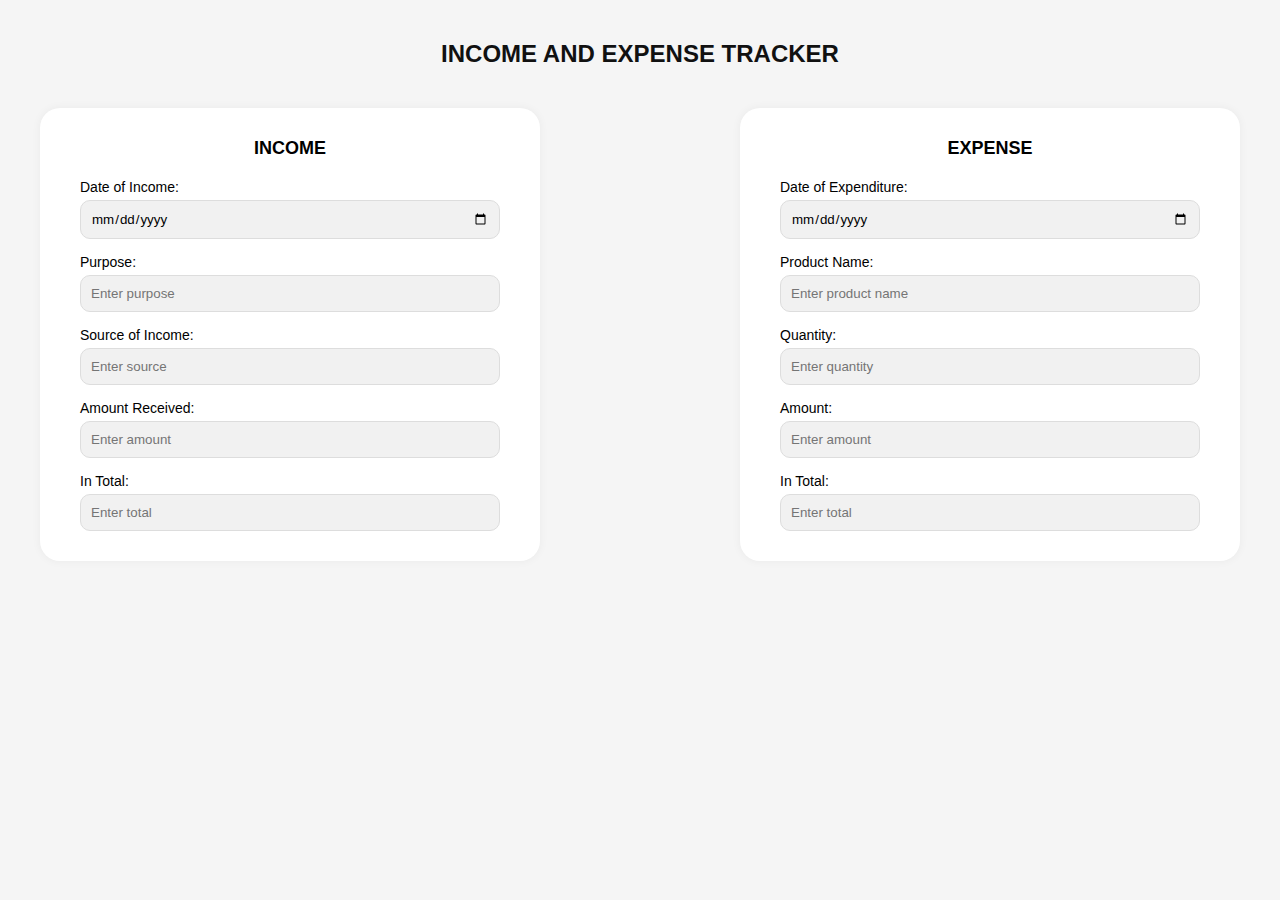
<file: INCOME AND EXPENSE TRACKER/INDEX.html>
<!DOCTYPE html>
<html lang="en">
<head>
  <meta charset="UTF-8" />
  <meta name="viewport" content="width=device-width, initial-scale=1.0"/>
  <title>Income and Expense Tracker</title>
  <link rel="stylesheet" href="style.css" />
  <script defer src="script.js"></script>
</head>
<body>
  <div class="container">
    <h1>INCOME AND EXPENSE TRACKER</h1>
    <div class="tracker">
      <!-- Income Section -->
      <div class="card">
        <h2>INCOME</h2>
        <form>
          <label>Date of Income:</label>
          <input type="date" />

          <label>Purpose:</label>
          <input type="text" placeholder="Enter purpose" />

          <label>Source of Income:</label>
          <input type="text" placeholder="Enter source" />

          <label>Amount Received:</label>
          <input type="number" id="amount-received" placeholder="Enter amount" />

          <label>In Total:</label>
          <input type="number" id="income-total" placeholder="Enter total" readonly />
        </form>
      </div>

      <!-- Divider -->
      <div class="divider"></div>

      <!-- Expense Section -->
      <div class="card">
        <h2>EXPENSE</h2>
        <form>
          <label>Date of Expenditure:</label>
          <input type="date" />

          <label>Product Name:</label>
          <input type="text" placeholder="Enter product name" />

          <label>Quantity:</label>
          <input type="number" id="quantity" placeholder="Enter quantity" />

          <label>Amount:</label>
          <input type="number" id="expense-amount" placeholder="Enter amount" />

          <label>In Total:</label>
          <input type="number" id="expense-total" placeholder="Enter total" readonly />
        </form>
      </div>
    </div>
  </div>
</body>
</html>
</file>
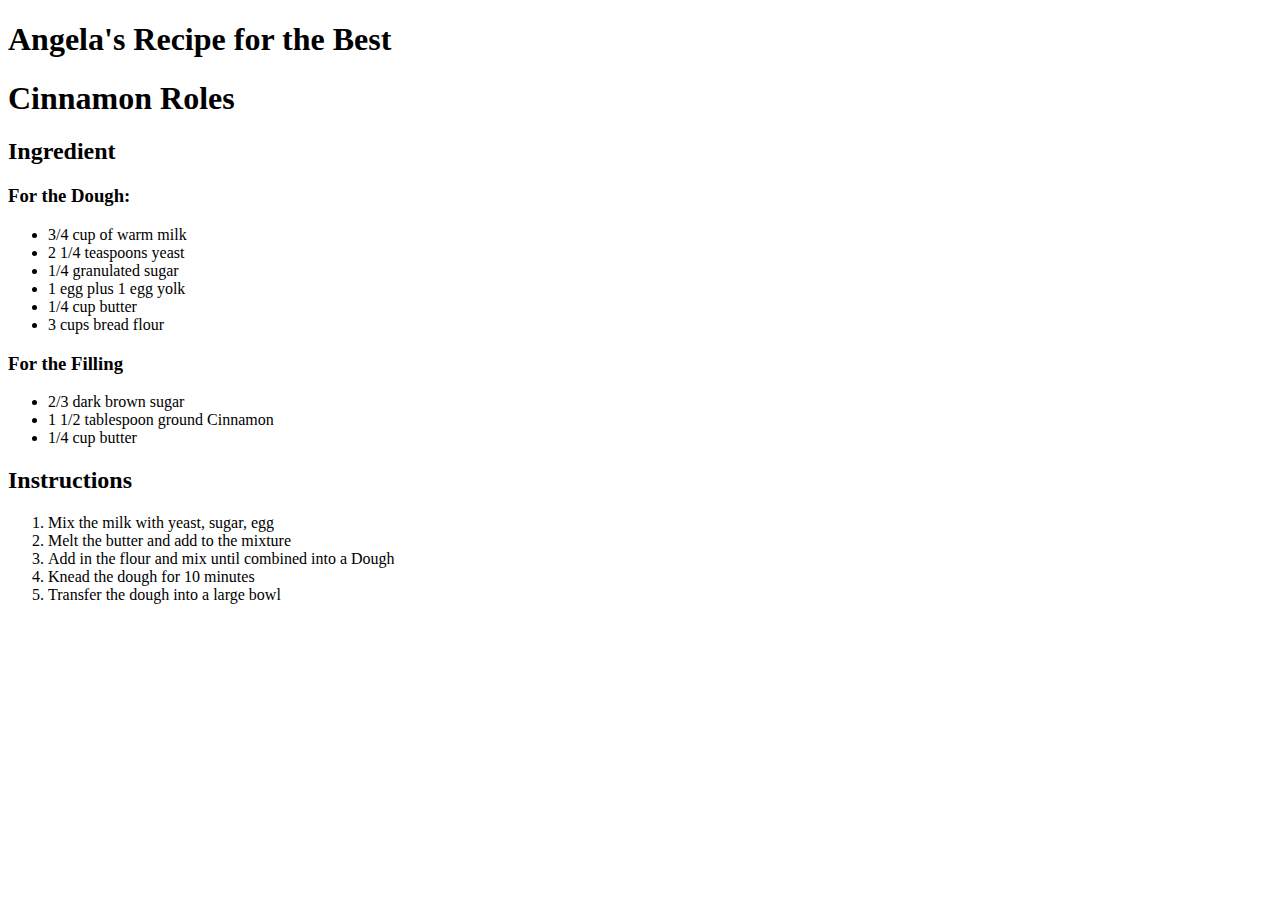
<file: list exercise.html>
<!DOCTYPE html>
<html lang="en">
<head>
    <meta charset="UTF-8">
    <meta name="viewport" content="width=device-width, initial-scale=1.0">
    <title>Document</title>
</head>
<body>
    <h1>Angela's Recipe for the Best</h1>
    <h1>Cinnamon Roles</h1>
    <h2>Ingredient</h2>
    <h3>For the Dough: </h3>
    <ul>
        <li> 3/4 cup of warm milk</li>
        <li> 2 1/4 teaspoons yeast </li>
        <li> 1/4 granulated sugar </li>
        <li> 1 egg plus 1 egg yolk</li>
        <li> 1/4 cup butter</li>
        <li> 3 cups bread flour </li>
    </ul>
    <h3> For the Filling </h3>
    <ul>
        <li>2/3 dark brown sugar</li>
        <li>1 1/2 tablespoon ground Cinnamon</li>
        <li>1/4 cup butter</li>
    </ul>
    <h2>Instructions</h2>
    <ol>
        <li>Mix the milk with yeast, sugar, egg</li>
        <li>Melt the butter and add to the mixture</li>
        <li>Add in the flour and mix until combined into a Dough</li>
        <li>Knead the dough for 10 minutes </li>
        <li>Transfer the dough into a large bowl</li>
    </ol>
</body>
</html>
</file>
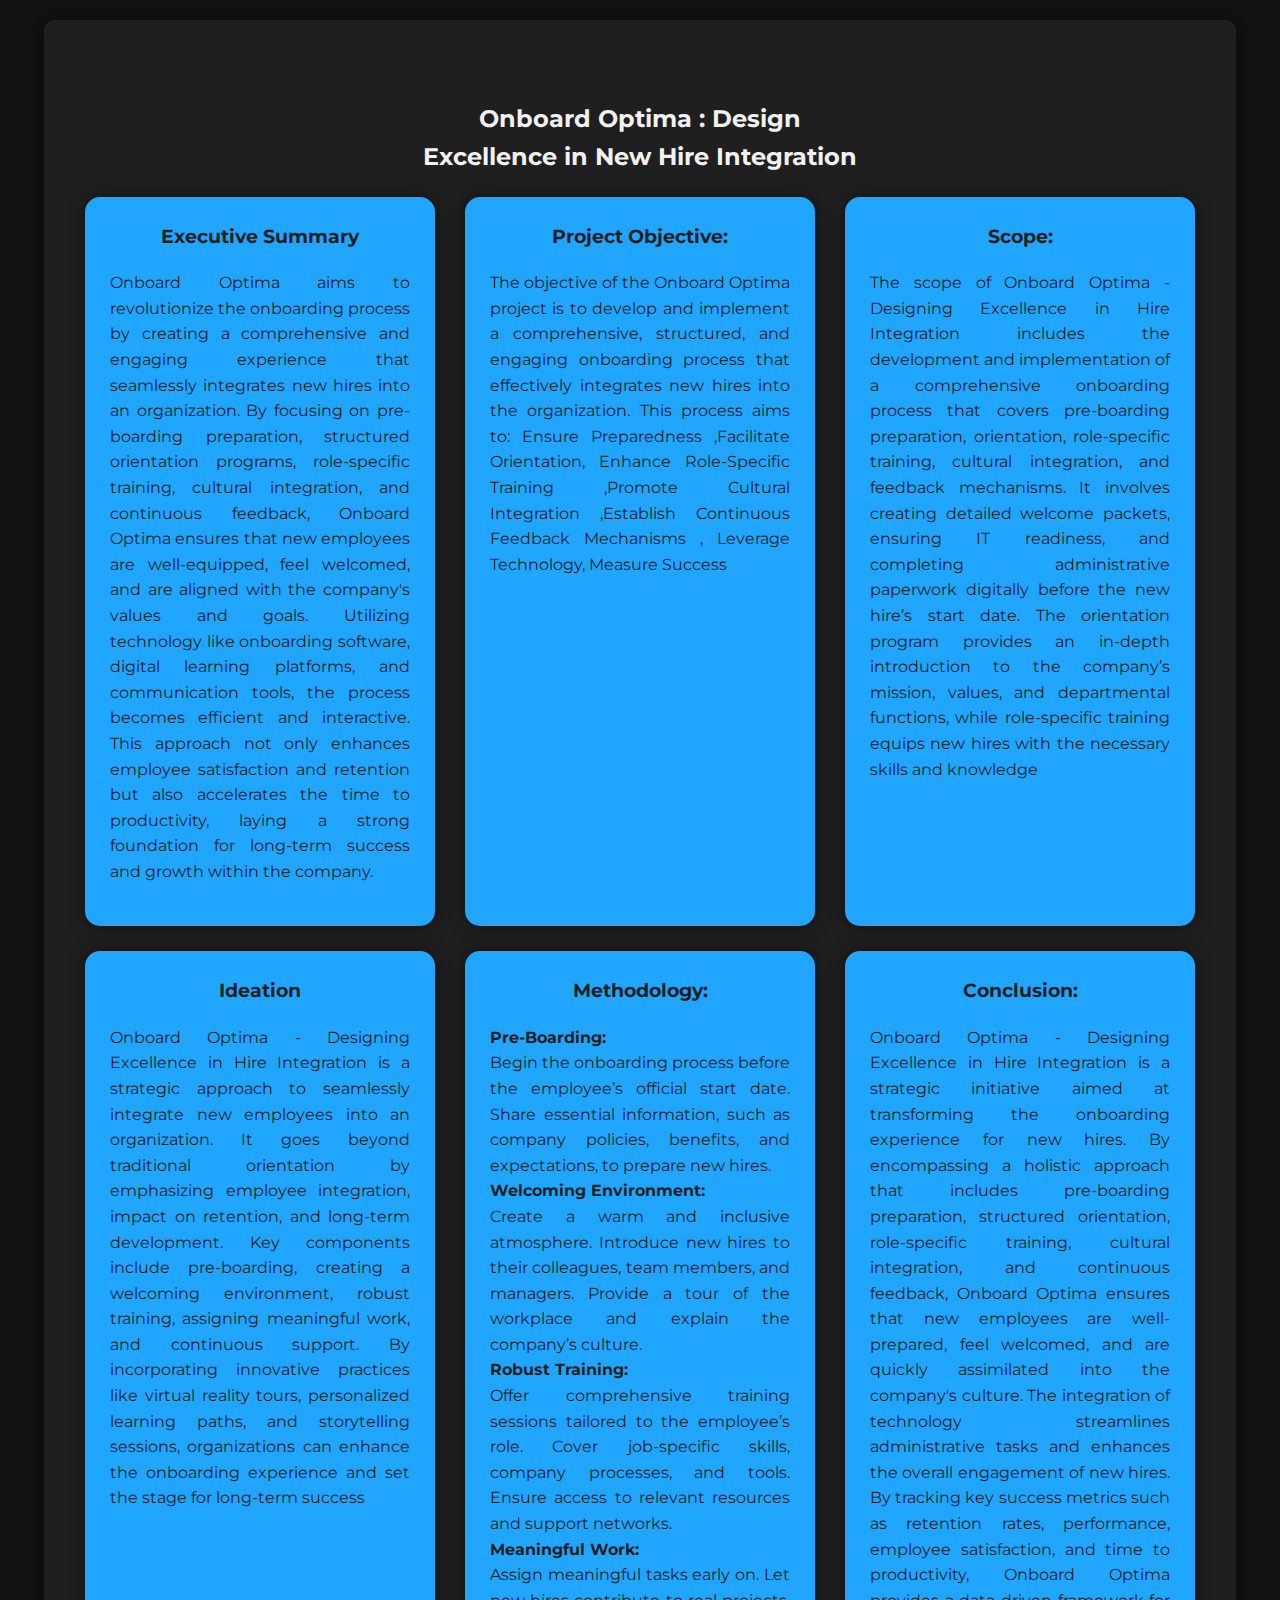
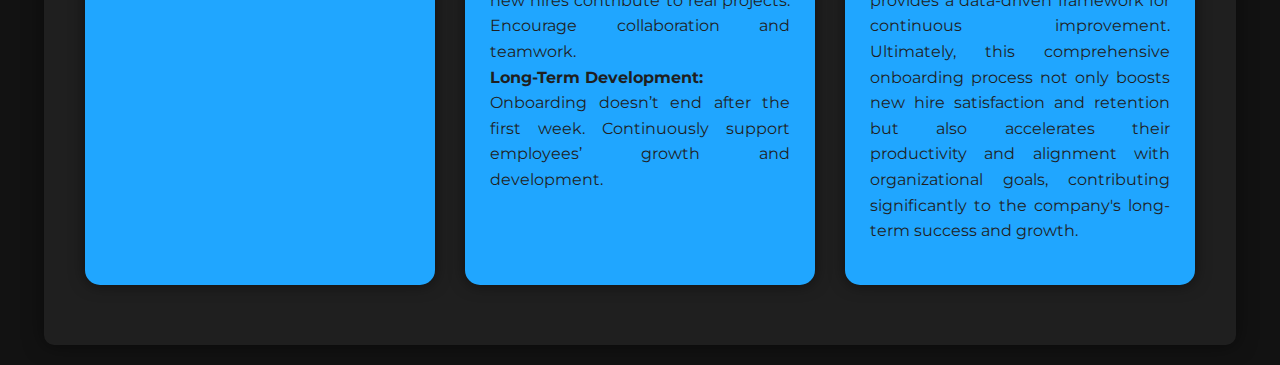
<file: shreeganth.html>
<!DOCTYPE html>
<html>
<head>
    <title>shreeganth...</title>
    <link rel="stylesheet" href="styles.css">
</head>
<body>
    <section id="skills">
        <h2>Onboard Optima : Design<br>Excellence in New Hire Integration</h2>
        <div class="content">
            <div class="category">
                <h3>Executive Summary</h3>
                <p>Onboard Optima aims to revolutionize the onboarding process by creating a comprehensive and engaging experience that seamlessly integrates new hires into an organization. By focusing on pre-boarding preparation, structured orientation programs, role-specific training, cultural integration, and continuous feedback, Onboard Optima ensures that new employees are well-equipped, feel welcomed, and are aligned with the company's values and goals. Utilizing technology like onboarding software, digital learning platforms, and communication tools, the process becomes efficient and interactive. This approach not only enhances employee satisfaction and retention but also accelerates the time to productivity, laying a strong foundation for long-term success and growth within the company.</p>
            </div>
            <div class="category">
                <h3>Project Objective:</h3>
                <p>The objective of the Onboard Optima project is to develop and implement a comprehensive, structured, and engaging onboarding process that effectively integrates new hires into the organization. This process aims to:
                    Ensure Preparedness ,Facilitate Orientation, Enhance Role-Specific Training ,Promote Cultural Integration ,Establish Continuous Feedback Mechanisms , Leverage Technology, Measure Success</p>
            </div>
            <div class="category">
                <h3>Scope:</h3>
                <p>The scope of Onboard Optima - Designing Excellence in Hire Integration includes the development and implementation of a comprehensive onboarding process that covers pre-boarding preparation, orientation, role-specific training, cultural integration, and feedback mechanisms. It involves creating detailed welcome packets, ensuring IT readiness, and completing administrative paperwork digitally before the new hire’s start date. The orientation program provides an in-depth introduction to the company’s mission, values, and departmental functions, while role-specific training equips new hires with the necessary skills and knowledge</p>
            </div>
        </div>
        <br>
        <div class="content">
            <div class="category">
                <h3>Ideation</h3>
                <p>Onboard Optima - Designing Excellence in Hire Integration is a strategic approach to seamlessly integrate new employees into an organization. It goes beyond traditional orientation by emphasizing employee integration, impact on retention, and long-term development. Key components include pre-boarding, creating a welcoming environment, robust training, assigning meaningful work, and continuous support. By incorporating innovative practices like virtual reality tours, personalized learning paths, and storytelling sessions, organizations can enhance the onboarding experience and set the stage for long-term success</p>
            </div>
            <div class="category">
                <h3>Methodology:</h3>
                <p> <b>Pre-Boarding:</b><br>
                         Begin the onboarding process before the employee’s official start date.
                         Share essential information, such as company policies, benefits, and expectations, to prepare new hires.
                    <br>
                <b>Welcoming Environment:</b><br>
                         Create a warm and inclusive atmosphere.
                         Introduce new hires to their colleagues, team members, and managers.
                         Provide a tour of the workplace and explain the company’s culture.
                    <br>
                <b> Robust Training:</b><br>
                         Offer comprehensive training sessions tailored to the employee’s role.
                         Cover job-specific skills, company processes, and tools.
                         Ensure access to relevant resources and support networks.
                    <br>
                   
                <b> Meaningful Work:</b><br>
                            Assign meaningful tasks early on.
                         Let new hires contribute to real projects.
                         Encourage collaboration and teamwork.
                    <br>
                <b>  Long-Term Development:</b><br>
                        Onboarding doesn’t end after the first week.
                        Continuously support employees’ growth and development.</p>
            </div>
            <div class="category">
                <h3>Conclusion:</h3>
                <p>Onboard Optima - Designing Excellence in Hire Integration is a strategic initiative aimed at transforming the onboarding experience for new hires. By encompassing a holistic approach that includes pre-boarding preparation, structured orientation, role-specific training, cultural integration, and continuous feedback, Onboard Optima ensures that new employees are well-prepared, feel welcomed, and are quickly assimilated into the company's culture. The integration of technology streamlines administrative tasks and enhances the overall engagement of new hires. By tracking key success metrics such as retention rates, performance, employee satisfaction, and time to productivity, Onboard Optima provides a data-driven framework for continuous improvement. Ultimately, this comprehensive onboarding process not only boosts new hire satisfaction and retention but also accelerates their productivity and alignment with organizational goals, contributing significantly to the company's long-term success and growth.</p>
            </div>
        </div>
    </section>
</body>
</html>
</file>
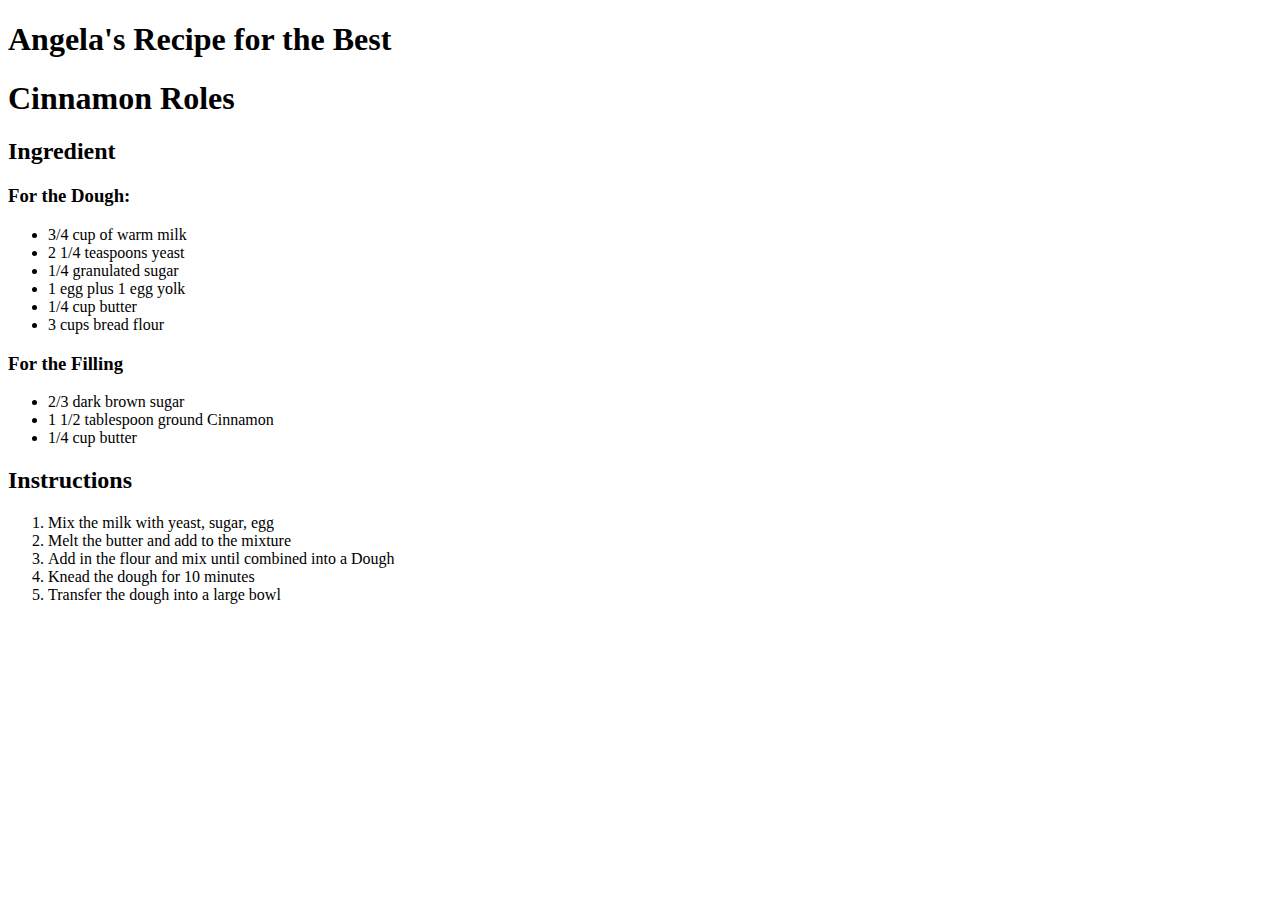
<file: Onboard Optima/list exercise.html>
<!DOCTYPE html>
<html lang="en">
<head>
    <meta charset="UTF-8">
    <meta name="viewport" content="width=device-width, initial-scale=1.0">
    <title>List Exercise</title>
</head>
<body>
    <h1>Angela's Recipe for the Best</h1>
    <h1>Cinnamon Roles</h1>
    <h2>Ingredient</h2>
    <h3>For the Dough: </h3>
    <ul>
        <li> 3/4 cup of warm milk</li>
        <li> 2 1/4 teaspoons yeast </li>
        <li> 1/4 granulated sugar </li>
        <li> 1 egg plus 1 egg yolk</li>
        <li> 1/4 cup butter</li>
        <li> 3 cups bread flour </li>
    </ul>
    <h3> For the Filling </h3>
    <ul>
        <li>2/3 dark brown sugar</li>
        <li>1 1/2 tablespoon ground Cinnamon</li>
        <li>1/4 cup butter</li>
    </ul>
    <h2>Instructions</h2>
    <ol>
        <li>Mix the milk with yeast, sugar, egg</li>
        <li>Melt the butter and add to the mixture</li>
        <li>Add in the flour and mix until combined into a Dough</li>
        <li>Knead the dough for 10 minutes </li>
        <li>Transfer the dough into a large bowl</li>
    </ol>
</body>
</html>
</file>
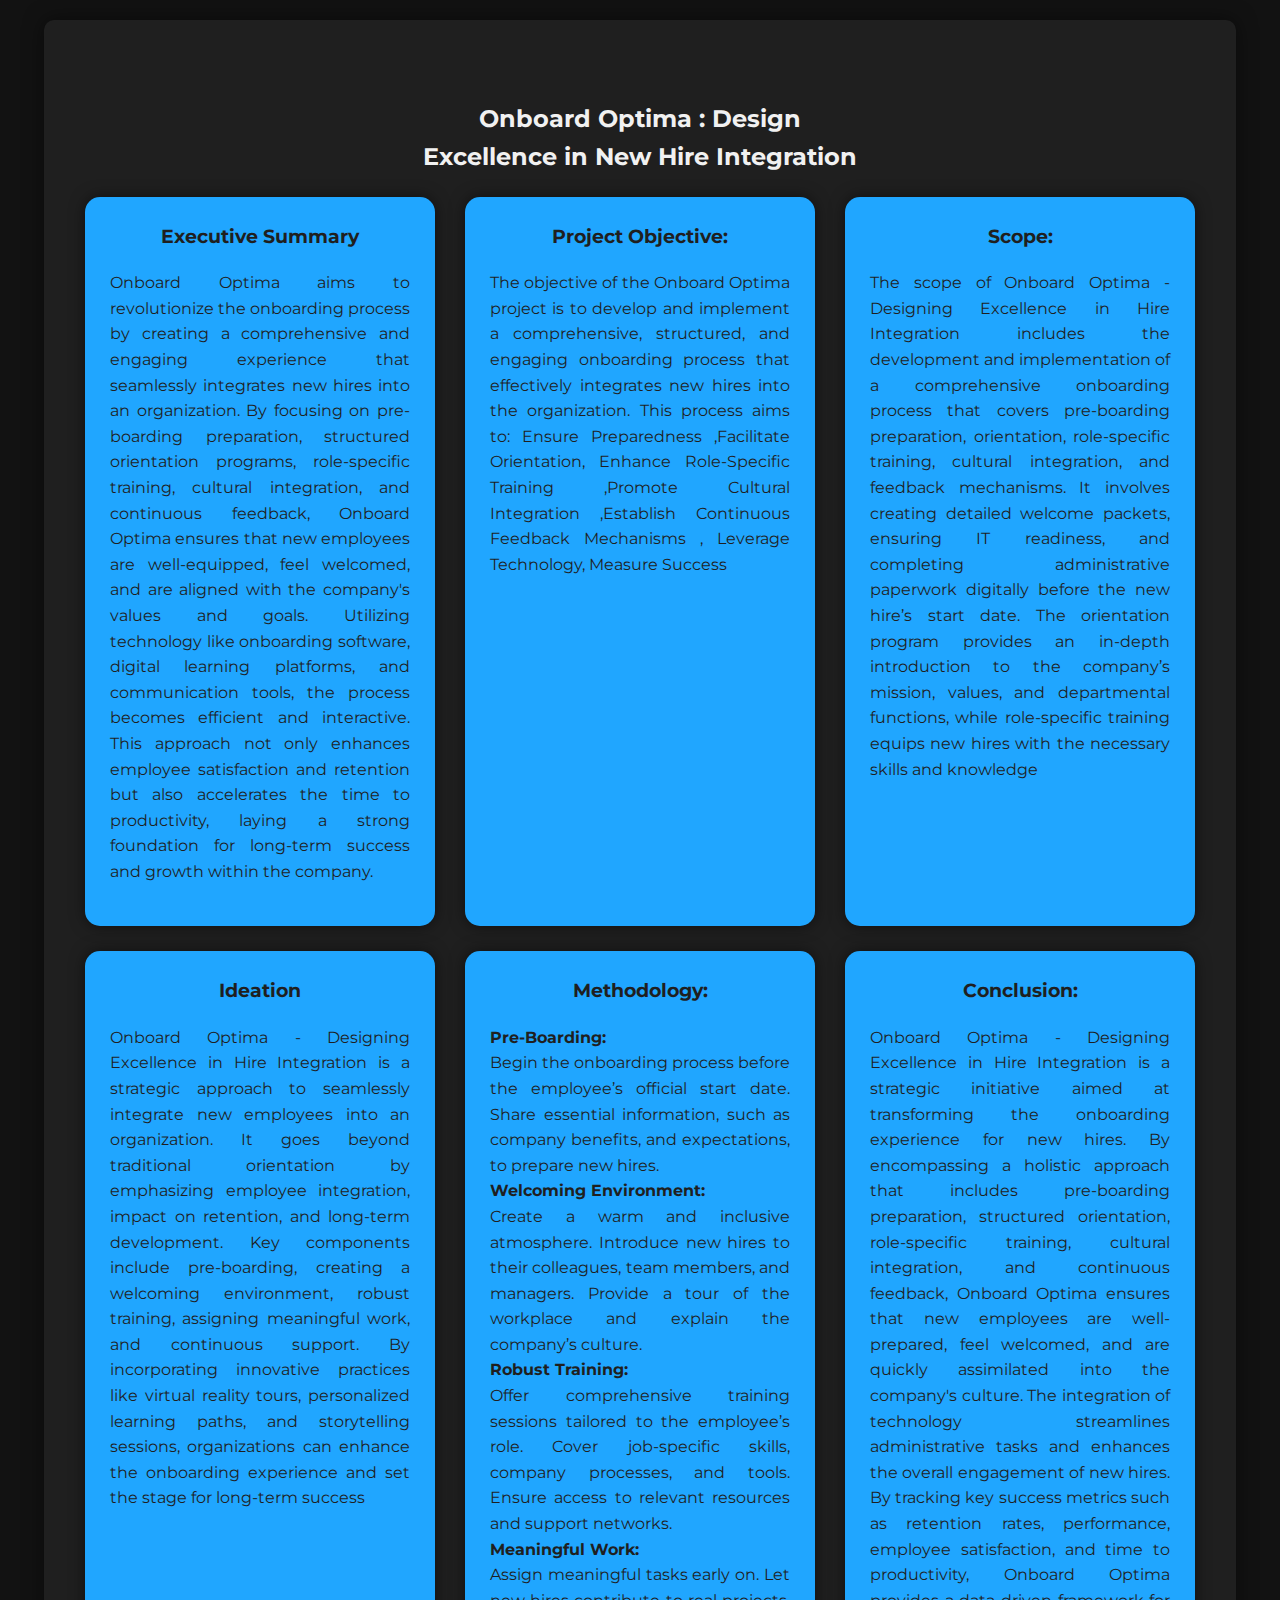
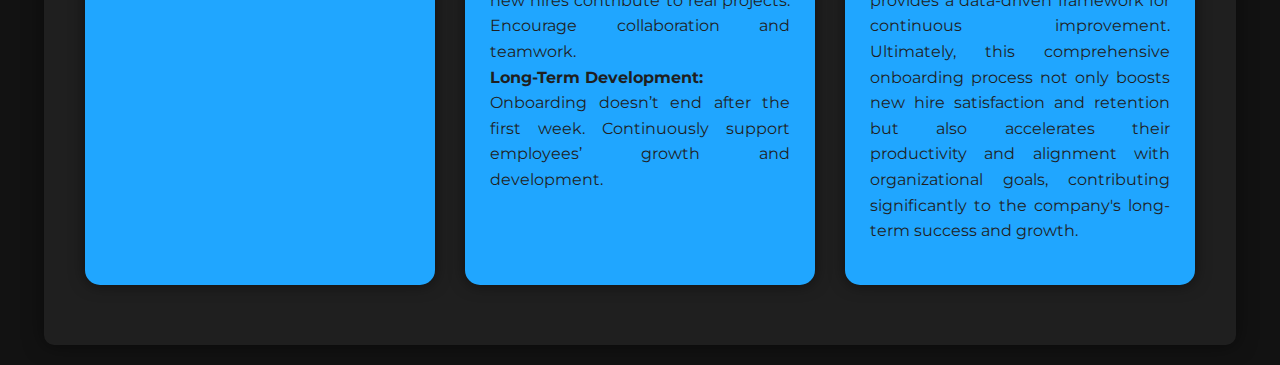
<file: Onboard Optima/shreeganth.html>
<!DOCTYPE html>
<html>
<head>
    <title>shreeganth...</title>
    <link rel="stylesheet" href="styles.css">
</head>
<body>
    <section id="skills">
        <h2>Onboard Optima : Design<br>Excellence in New Hire Integration</h2>
        <div class="content">
            <div class="category">
                <h3>Executive Summary</h3>
                <p>Onboard Optima aims to revolutionize the onboarding process by creating a comprehensive and engaging experience that seamlessly integrates new hires into an organization. By focusing on pre-boarding preparation, structured orientation programs, role-specific training, cultural integration, and continuous feedback, Onboard Optima ensures that new employees are well-equipped, feel welcomed, and are aligned with the company's values and goals. Utilizing technology like onboarding software, digital learning platforms, and communication tools, the process becomes efficient and interactive. This approach not only enhances employee satisfaction and retention but also accelerates the time to productivity, laying a strong foundation for long-term success and growth within the company.</p>
            </div>
            <div class="category">
                <h3>Project Objective:</h3>
                <p>The objective of the Onboard Optima project is to develop and implement a comprehensive, structured, and engaging onboarding process that effectively integrates new hires into the organization. This process aims to:
                    Ensure Preparedness ,Facilitate Orientation, Enhance Role-Specific Training ,Promote Cultural Integration ,Establish Continuous Feedback Mechanisms , Leverage Technology, Measure Success</p>
            </div>
            <div class="category">
                <h3>Scope:</h3>
                <p>The scope of Onboard Optima - Designing Excellence in Hire Integration includes the development and implementation of a comprehensive onboarding process that covers pre-boarding preparation, orientation, role-specific training, cultural integration, and feedback mechanisms. It involves creating detailed welcome packets, ensuring IT readiness, and completing administrative paperwork digitally before the new hire’s start date. The orientation program provides an in-depth introduction to the company’s mission, values, and departmental functions, while role-specific training equips new hires with the necessary skills and knowledge</p>
            </div>
        </div>
        <br>
        <div class="content">
            <div class="category">
                <h3>Ideation</h3>
                <p>Onboard Optima - Designing Excellence in Hire Integration is a strategic approach to seamlessly integrate new employees into an organization. It goes beyond traditional orientation by emphasizing employee integration, impact on retention, and long-term development. Key components include pre-boarding, creating a welcoming environment, robust training, assigning meaningful work, and continuous support. By incorporating innovative practices like virtual reality tours, personalized learning paths, and storytelling sessions, organizations can enhance the onboarding experience and set the stage for long-term success</p>
            </div>
            <div class="category">
                <h3>Methodology:</h3>
                <p> <b>Pre-Boarding:</b><br>
                         Begin the onboarding process before the employee’s official start date.
                         Share essential information, such as company benefits, and expectations, to prepare new hires.
                    <br>
                <b>Welcoming Environment:</b><br>
                         Create a warm and inclusive atmosphere.
                         Introduce new hires to their colleagues, team members, and managers.
                         Provide a tour of the workplace and explain the company’s culture.
                    <br>
                <b> Robust Training:</b><br>
                         Offer comprehensive training sessions tailored to the employee’s role.
                         Cover job-specific skills, company processes, and tools.
                         Ensure access to relevant resources and support networks.
                    <br>
                   
                <b> Meaningful Work:</b><br>
                            Assign meaningful tasks early on.
                         Let new hires contribute to real projects.
                         Encourage collaboration and teamwork.
                    <br>
                <b>  Long-Term Development:</b><br>
                        Onboarding doesn’t end after the first week.
                        Continuously support employees’ growth and development.</p>
            </div>
            <div class="category">
                <h3>Conclusion:</h3>
                <p>Onboard Optima - Designing Excellence in Hire Integration is a strategic initiative aimed at transforming the onboarding experience for new hires. By encompassing a holistic approach that includes pre-boarding preparation, structured orientation, role-specific training, cultural integration, and continuous feedback, Onboard Optima ensures that new employees are well-prepared, feel welcomed, and are quickly assimilated into the company's culture. The integration of technology streamlines administrative tasks and enhances the overall engagement of new hires. By tracking key success metrics such as retention rates, performance, employee satisfaction, and time to productivity, Onboard Optima provides a data-driven framework for continuous improvement. Ultimately, this comprehensive onboarding process not only boosts new hire satisfaction and retention but also accelerates their productivity and alignment with organizational goals, contributing significantly to the company's long-term success and growth.</p>
            </div>
        </div>
    </section>
</body>
</html>
</file>
<file: INCOME AND EXPENSE TRACKER/style.css>
* {
  margin: 0;
  padding: 0;
  box-sizing: border-box;
  font-family: 'Segoe UI', sans-serif;
}

body {
  background: #f5f5f5;
  display: flex;
  justify-content: center;
  padding: 40px;
}

.container {
  width: 100%;
  max-width: 1200px;
  text-align: center;
}

h1 {
  margin-bottom: 40px;
  font-size: 24px;
  font-weight: bold;
  color: #111;
}

.tracker {
  display: flex;
  justify-content: space-between;
  align-items: flex-start;
  gap: 40px;
}

.card {
  background: white;
  padding: 30px 40px;
  border-radius: 20px;
  box-shadow: 0 0 10px rgba(0,0,0,0.05);
  width: 100%;
  max-width: 500px;
  text-align: left;
}

.card h2 {
  text-align: center;
  margin-bottom: 20px;
  font-size: 18px;
  font-weight: 600;
}

form label {
  display: block;
  margin: 15px 0 5px;
  font-size: 14px;
}

form input {
  width: 100%;
  padding: 10px;
  border-radius: 10px;
  border: 1px solid #ddd;
  background-color: #f1f1f1;
}

.divider {
  width: 2px;
  background-color: #ccc;
  height: auto;
}
</file>
<file: styles.css>
@import url('https://fonts.googleapis.com/css2?family=Montserrat:wght@400;700&display=swap');
body {
    font-family: 'Montserrat', sans-serif;
    margin: 0;
    padding: 0;
    box-sizing: border-box;
    color: #f1f1f1;
    background-color: #121212;
    line-height: 1.6;
}
nav ul li {
    margin: 0 15px;
}
section {
    padding: 60px 20px;
    text-align: center;
    background-color: #1f1f1f;
    margin: 20px auto;
    width: 90%;
    max-width: 1200px;
    border-radius: 10px;
    box-shadow: 0 0 20px rgba(0, 0, 0, 0.5);
    animation: fadeInUp 1s ease-in-out;
}
.content {
    display: flex;
    justify-content: center;
    flex-wrap: wrap;
    gap: 30px;
}

.category {
    background: #20a6ff;
    color: #1f1f1f;
    padding: 25px;
    border-radius: 15px;
    box-shadow: 0 0 15px rgba(0, 0, 0, 0.5);
    flex: 1;
    min-width: 250px;
    max-width: 300px;
    transition: transform 0.3s, background 0.3s;
}

.category:hover {
    transform: translateY(-10px);
    background: #ffffff;
}

.category h3 {
    margin-top: 0;
}

p{
    text-align: justify;
}
</file>
<file: Onboard Optima/styles.css>
@import url('https://fonts.googleapis.com/css2?family=Montserrat:wght@400;700&display=swap');
body {
    font-family: 'Montserrat', sans-serif;
    margin: 0;
    padding: 0;
    box-sizing: border-box;
    color: #f1f1f1;
    background-color: #121212;
    line-height: 1.6;
}
nav ul li {
    margin: 0 15px;
}
section {
    padding: 60px 20px;
    text-align: center;
    background-color: #1f1f1f;
    margin: 20px auto;
    width: 90%;
    max-width: 1200px;
    border-radius: 10px;
    box-shadow: 0 0 20px rgba(0, 0, 0, 0.5);
    animation: fadeInUp 1s ease-in-out;
}
.content {
    display: flex;
    justify-content: center;
    flex-wrap: wrap;
    gap: 30px;
}

.category {
    background: #20a6ff;
    color: #1f1f1f;
    padding: 25px;
    border-radius: 15px;
    box-shadow: 0 0 15px rgba(0, 0, 0, 0.5);
    flex: 1;
    min-width: 250px;
    max-width: 300px;
    transition: transform 0.3s, background 0.3s;
}

.category:hover {
    transform: translateY(-10px);
    background: #ffffff;
}

.category h3 {
    margin-top: 0;
}

p{
    text-align: justify;
}
</file>
